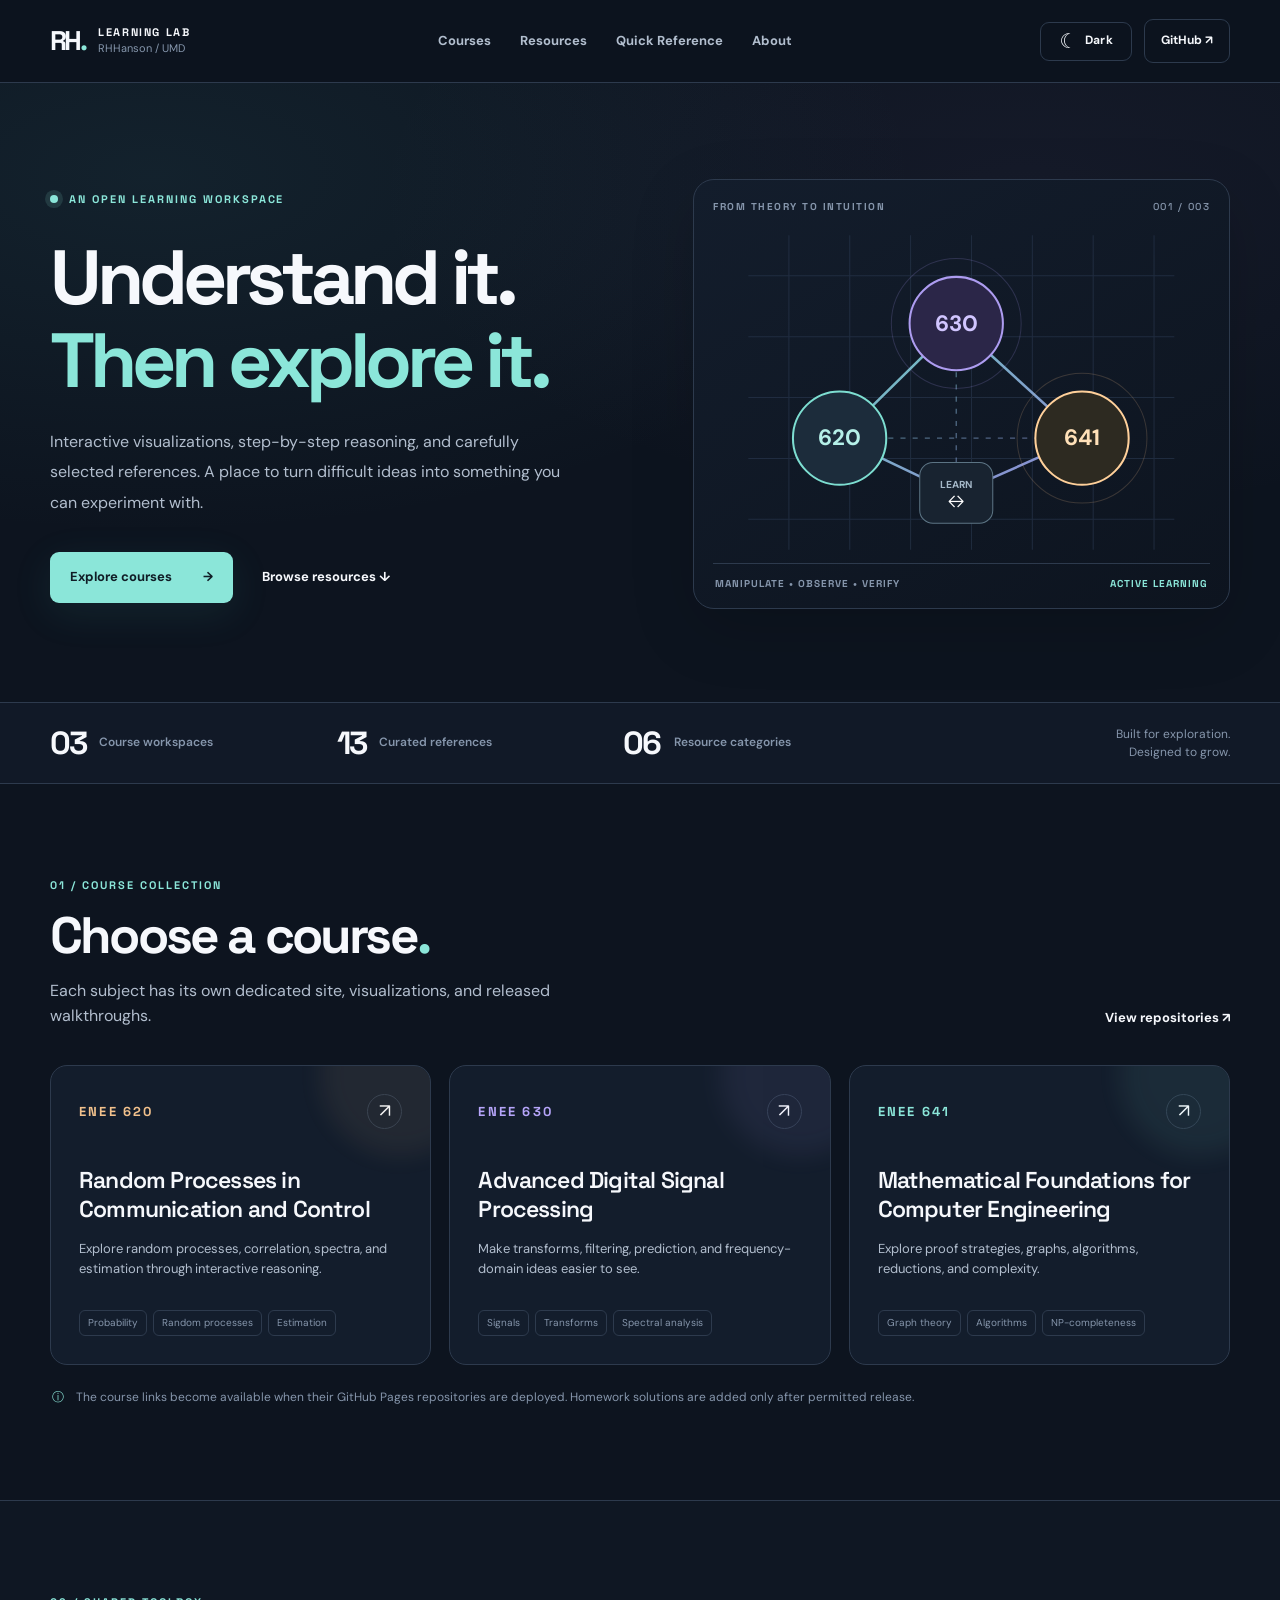
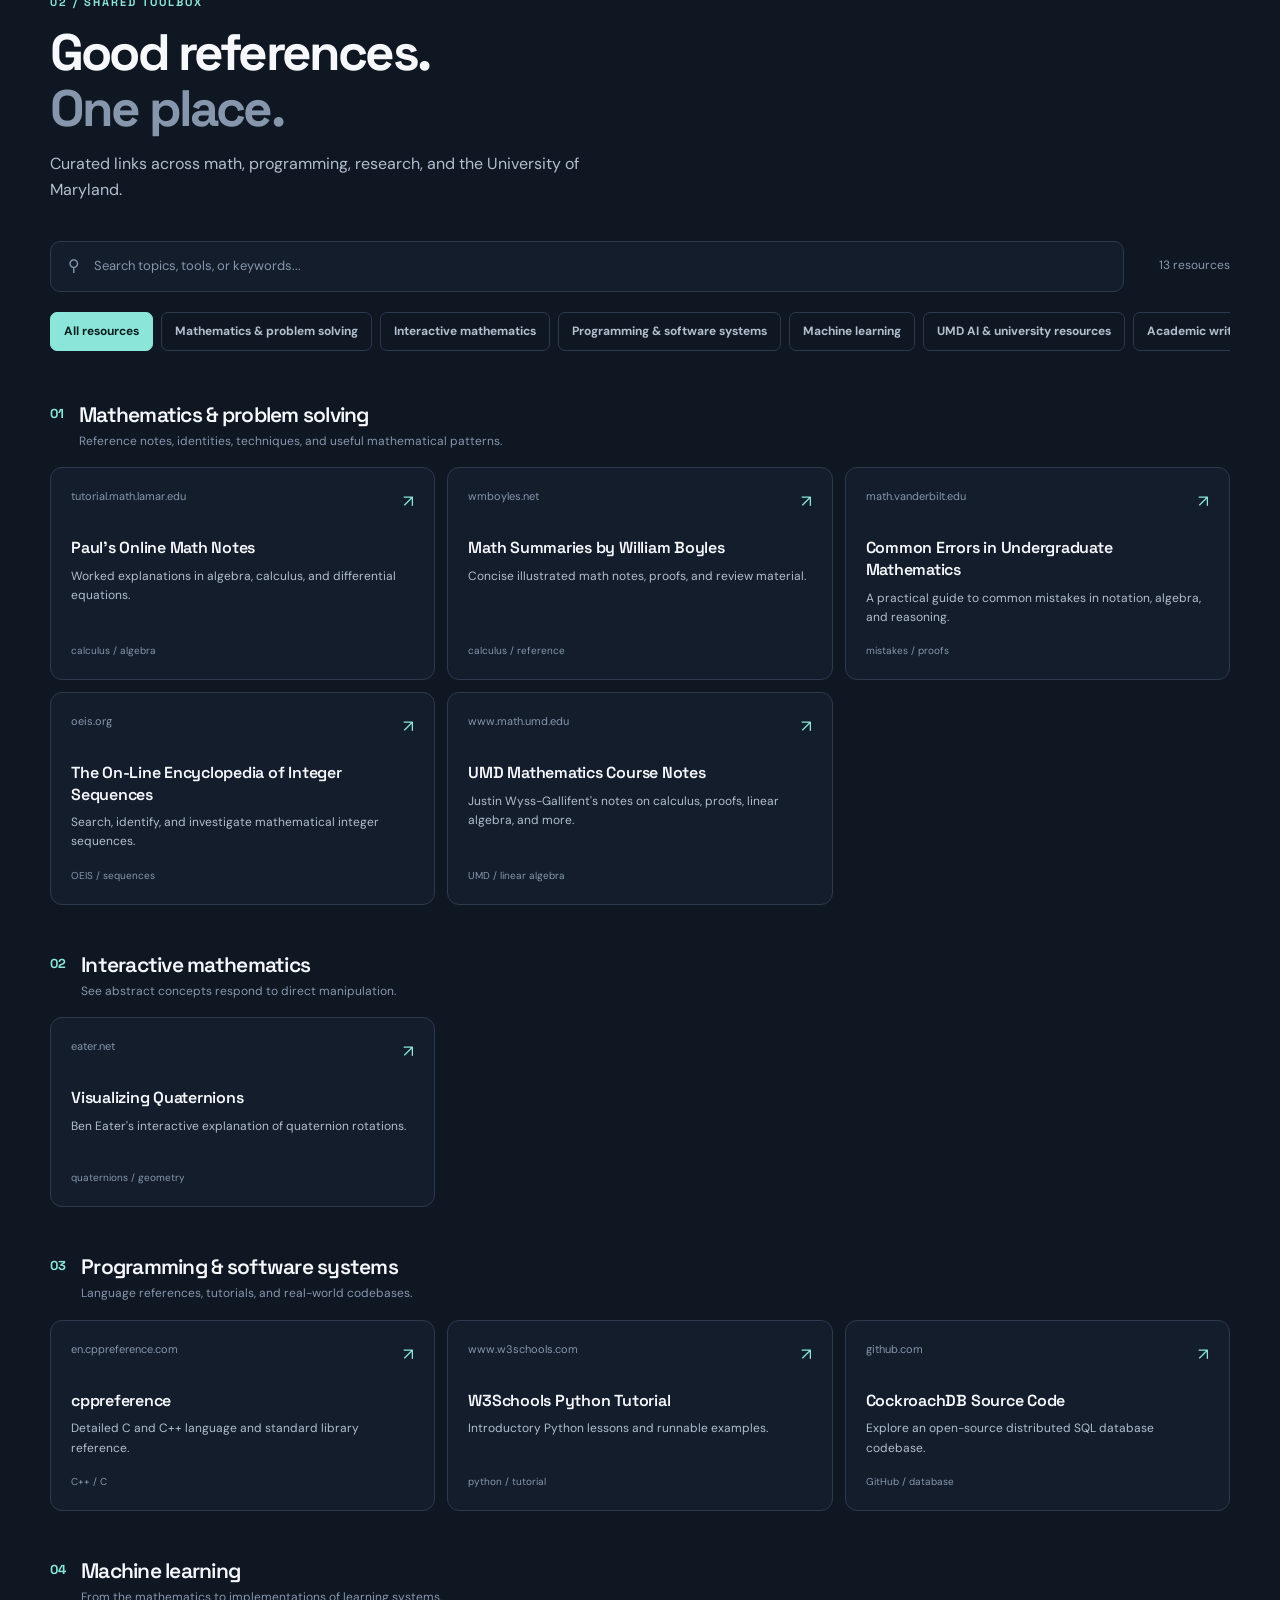
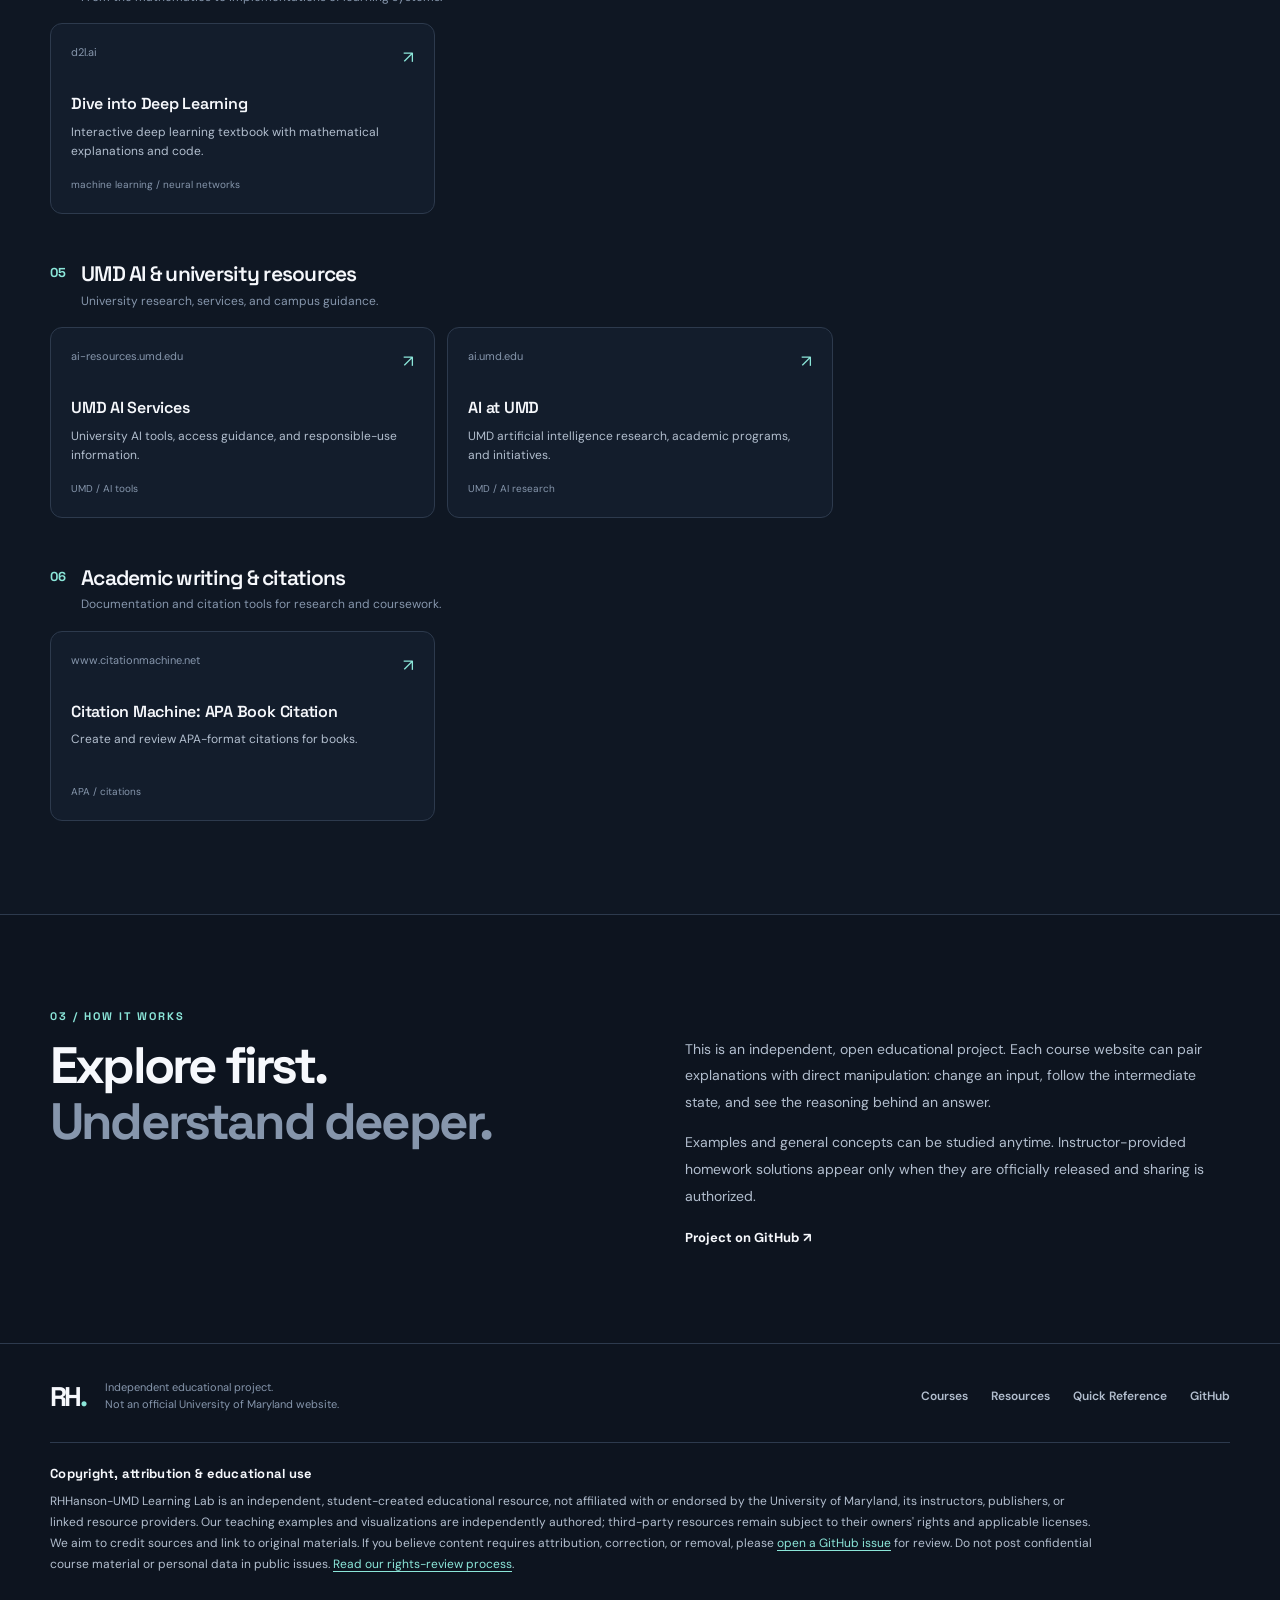
<file: site/index.html>
<!doctype html>
<html lang="en" data-theme="dark">
<head>
 <meta charset="utf-8"><meta name="viewport" content="width=device-width, initial-scale=1">
 <title>Learning Lab | RHHanson-UMD</title>
 <meta name="description" content="Interactive course visualizations, math and engineering explanations, and curated academic resources for UMD courses.">
 <link rel="icon" href="./assets/favicon.svg" type="image/svg+xml">
 <link rel="stylesheet" href="./assets/styles.css">
 <script src="./assets/app.js" defer></script>
</head>
<body>
 <a class="skip-link" href="#main">Skip to content</a>
 <header class="site-header"><div class="container nav-row">
   <a class="brand" href="./" aria-label="Learning Lab home"><span class="brand-mark">RH<span>.</span></span><span class="brand-label"><strong>LEARNING LAB</strong><small>RHHanson / UMD</small></span></a>
   <nav class="site-nav" aria-label="Primary"><a href="#courses">Courses</a><a href="#resources">Resources</a><a href="./quick-reference.html">Quick Reference</a><a href="#about">About</a></nav>
   <div class="nav-actions"><button class="theme-button" id="theme-toggle" type="button" aria-label="Switch to light theme" title="Switch to light theme" aria-pressed="true"><span class="theme-symbol" aria-hidden="true">&#9790;</span><span class="theme-label">Dark</span></button><a class="nav-github" href="https://github.com/RHHanson-UMD" target="_blank" rel="noopener noreferrer">GitHub <span aria-hidden="true">&nearr;</span></a></div>
 </div></header>
 <main id="main">
 <section class="hero"><div class="container hero-grid">
  <div class="hero-copy"><div class="eyebrow"><span class="eyebrow-dot"></span> AN OPEN LEARNING WORKSPACE</div>
   <h1>Understand it.<br><em>Then explore it.</em></h1>
   <p>Interactive visualizations, step-by-step reasoning, and carefully selected references. A place to turn difficult ideas into something you can experiment with.</p>
   <div class="hero-actions"><a class="primary-button" href="#courses">Explore courses <span aria-hidden="true">&rarr;</span></a><a class="text-link" href="#resources">Browse resources <span aria-hidden="true">&darr;</span></a></div>
  </div>
  <div class="hero-art" aria-hidden="true"><div class="art-kicker">FROM THEORY TO INTUITION <span>001 / 003</span></div>
    <svg viewBox="0 0 460 350" role="img" aria-label="Stylized nodes linking mathematics, signal processing, and algorithms">
      <defs><linearGradient id="mLine" x1="0" y1="0" x2="1" y2="1"><stop stop-color="#79ded0"/><stop offset="1" stop-color="#9a91e8"/></linearGradient></defs>
      <g stroke="#27354b" stroke-width="1" opacity=".7"><path d="M20 60H440M20 120H440M20 180H440M20 240H440M20 300H440"/><path d="M60 20V330M120 20V330M180 20V330M240 20V330M300 20V330M360 20V330M420 20V330"/></g>
      <path d="M110 220L225 107L349 220L225 275Z" stroke="url(#mLine)" stroke-width="2.5" fill="none" opacity=".9"/><path d="M110 220L349 220M225 107V275" stroke="url(#mLine)" stroke-width="1.3" stroke-dasharray="5 7" fill="none" opacity=".5"/>
      <circle cx="110" cy="220" r="46" fill="#1c2c3b" stroke="#7dded1" stroke-width="2"/><text x="110" y="227" font-size="22" text-anchor="middle" fill="#b5f0e8" font-weight="700">620</text>
      <circle cx="225" cy="107" r="46" fill="#2b2648" stroke="#ad9cf0" stroke-width="2"/><text x="225" y="114" font-size="22" text-anchor="middle" fill="#d1c5ff" font-weight="700">630</text>
      <circle cx="349" cy="220" r="46" fill="#2d2a21" stroke="#ffd09a" stroke-width="2"/><text x="349" y="227" font-size="22" text-anchor="middle" fill="#ffe0b8" font-weight="700">641</text>
      <rect x="189" y="244" width="72" height="60" rx="13" fill="#182330" stroke="#5c7484"/><text x="225" y="269" text-anchor="middle" font-size="10" fill="#a5b8c8" font-weight="700">LEARN</text><text x="225" y="288" text-anchor="middle" font-size="16" fill="#ffffff">&harr;</text>
      <circle cx="225" cy="107" r="64" fill="none" stroke="#b09ffc" opacity=".18" stroke-width="1"/><circle cx="349" cy="220" r="64" fill="none" stroke="#fbc78e" opacity=".18" stroke-width="1"/>
    </svg>
    <div class="art-footer"><span>MANIPULATE &bull; OBSERVE &bull; VERIFY</span><span class="live-mark">ACTIVE LEARNING</span></div>
  </div>
 </div></section>
 <section class="metrics"><div class="container metric-row"><div><strong>03</strong><span>Course workspaces</span></div><div><strong>13</strong><span>Curated references</span></div><div><strong>06</strong><span>Resource categories</span></div><div class="metrics-aside">Built for exploration.<br>Designed to grow.</div></div></section>
 <section class="section courses-section" id="courses"><div class="container">
   <div class="section-head"><div><div class="section-label">01 / COURSE COLLECTION</div><h2>Choose a course<span class="period">.</span></h2><p>Each subject has its own dedicated site, visualizations, and released walkthroughs.</p></div><a class="small-link" href="https://github.com/RHHanson-UMD" target="_blank" rel="noopener noreferrer">View repositories &nearr;</a></div>
   <div class="courses-grid"><!-- COURSES_BEGIN -->
<a class="course-card amber" href="https://rhhanson-umd.github.io/ENEE-620/" aria-label="Open ENEE-620 site"><div class="course-card-top"><span class="course-number">ENEE 620</span><span class="course-arrow" aria-hidden="true">&nearr;</span></div><h3>Random Processes in Communication and Control</h3><p>Explore random processes, correlation, spectra, and estimation through interactive reasoning.</p><div class="course-tags"><span class="course-tag">Probability</span><span class="course-tag">Random processes</span><span class="course-tag">Estimation</span></div></a>
<a class="course-card violet" href="https://rhhanson-umd.github.io/ENEE-630/" aria-label="Open ENEE-630 site"><div class="course-card-top"><span class="course-number">ENEE 630</span><span class="course-arrow" aria-hidden="true">&nearr;</span></div><h3>Advanced Digital Signal Processing</h3><p>Make transforms, filtering, prediction, and frequency-domain ideas easier to see.</p><div class="course-tags"><span class="course-tag">Signals</span><span class="course-tag">Transforms</span><span class="course-tag">Spectral analysis</span></div></a>
<a class="course-card mint" href="https://rhhanson-umd.github.io/ENEE-641/" aria-label="Open ENEE-641 site"><div class="course-card-top"><span class="course-number">ENEE 641</span><span class="course-arrow" aria-hidden="true">&nearr;</span></div><h3>Mathematical Foundations for Computer Engineering</h3><p>Explore proof strategies, graphs, algorithms, reductions, and complexity.</p><div class="course-tags"><span class="course-tag">Graph theory</span><span class="course-tag">Algorithms</span><span class="course-tag">NP-completeness</span></div></a>
<!-- COURSES_END --></div>
   <div class="note-row"><span aria-hidden="true">&#9432;</span> The course links become available when their GitHub Pages repositories are deployed. Homework solutions are added only after permitted release.</div>
 </div></section>
 <section class="section resources-section" id="resources"><div class="container">
   <div class="section-head"><div><div class="section-label">02 / SHARED TOOLBOX</div><h2>Good references.<br><span class="muted-heading">One place.</span></h2><p>Curated links across math, programming, research, and the University of Maryland.</p></div></div>
   <div class="resource-toolbar"><label class="search-box"><span aria-hidden="true">&#9906;</span><span class="sr-only">Search resources</span><input type="search" id="resource-search" placeholder="Search topics, tools, or keywords..." autocomplete="off"></label><div class="resource-counter" id="resource-counter" aria-live="polite">13 resources</div></div>
   <div class="filter-row" role="group" aria-label="Filter by resource category"><!-- FILTERS_BEGIN -->
<button class="filter-chip is-active" data-filter="all" aria-pressed="true">All resources</button><button class="filter-chip" data-filter="mathematics" aria-pressed="false">Mathematics &amp; problem solving</button>
<button class="filter-chip" data-filter="visualization" aria-pressed="false">Interactive mathematics</button>
<button class="filter-chip" data-filter="programming" aria-pressed="false">Programming &amp; software systems</button>
<button class="filter-chip" data-filter="machine-learning" aria-pressed="false">Machine learning</button>
<button class="filter-chip" data-filter="umd" aria-pressed="false">UMD AI &amp; university resources</button>
<button class="filter-chip" data-filter="writing" aria-pressed="false">Academic writing &amp; citations</button>
<!-- FILTERS_END --></div>
   <div class="resource-list" id="resource-list"><!-- RESOURCES_BEGIN -->
<section class="resource-group" data-category-group="mathematics" aria-labelledby="heading-mathematics"><div class="resource-group-head"><span class="group-number">01</span><div><h3 id="heading-mathematics">Mathematics &amp; problem solving</h3><p>Reference notes, identities, techniques, and useful mathematical patterns.</p></div></div><div class="resource-grid"><a class="resource-card" href="https://tutorial.math.lamar.edu/" target="_blank" rel="noopener noreferrer" data-category="mathematics" data-search="paul&#x27;s online math notes worked explanations in algebra, calculus, and differential equations. calculus algebra differential equations"><span class="resource-meta">tutorial.math.lamar.edu <span aria-hidden="true">&nearr;</span></span><strong>Paul&#x27;s Online Math Notes</strong><span class="resource-description">Worked explanations in algebra, calculus, and differential equations.</span><span class="tagline">calculus / algebra</span></a>
<a class="resource-card" href="https://wmboyles.net/projects/mathsummaries" target="_blank" rel="noopener noreferrer" data-category="mathematics" data-search="math summaries by william boyles concise illustrated math notes, proofs, and review material. calculus reference study notes"><span class="resource-meta">wmboyles.net <span aria-hidden="true">&nearr;</span></span><strong>Math Summaries by William Boyles</strong><span class="resource-description">Concise illustrated math notes, proofs, and review material.</span><span class="tagline">calculus / reference</span></a>
<a class="resource-card" href="https://math.vanderbilt.edu/schectex/commerrs/" target="_blank" rel="noopener noreferrer" data-category="mathematics" data-search="common errors in undergraduate mathematics a practical guide to common mistakes in notation, algebra, and reasoning. mistakes proofs notation"><span class="resource-meta">math.vanderbilt.edu <span aria-hidden="true">&nearr;</span></span><strong>Common Errors in Undergraduate Mathematics</strong><span class="resource-description">A practical guide to common mistakes in notation, algebra, and reasoning.</span><span class="tagline">mistakes / proofs</span></a>
<a class="resource-card" href="https://oeis.org/wiki/Main_Page" target="_blank" rel="noopener noreferrer" data-category="mathematics" data-search="the on-line encyclopedia of integer sequences search, identify, and investigate mathematical integer sequences. oeis sequences combinatorics"><span class="resource-meta">oeis.org <span aria-hidden="true">&nearr;</span></span><strong>The On-Line Encyclopedia of Integer Sequences</strong><span class="resource-description">Search, identify, and investigate mathematical integer sequences.</span><span class="tagline">OEIS / sequences</span></a>
<a class="resource-card" href="https://www.math.umd.edu/~immortal/" target="_blank" rel="noopener noreferrer" data-category="mathematics" data-search="umd mathematics course notes justin wyss-gallifent&#x27;s notes on calculus, proofs, linear algebra, and more. umd linear algebra proofs calculus"><span class="resource-meta">www.math.umd.edu <span aria-hidden="true">&nearr;</span></span><strong>UMD Mathematics Course Notes</strong><span class="resource-description">Justin Wyss-Gallifent&#x27;s notes on calculus, proofs, linear algebra, and more.</span><span class="tagline">UMD / linear algebra</span></a></div></section>
<section class="resource-group" data-category-group="visualization" aria-labelledby="heading-visualization"><div class="resource-group-head"><span class="group-number">02</span><div><h3 id="heading-visualization">Interactive mathematics</h3><p>See abstract concepts respond to direct manipulation.</p></div></div><div class="resource-grid"><a class="resource-card" href="https://eater.net/quaternions" target="_blank" rel="noopener noreferrer" data-category="visualization" data-search="visualizing quaternions ben eater&#x27;s interactive explanation of quaternion rotations. quaternions geometry rotations interactive"><span class="resource-meta">eater.net <span aria-hidden="true">&nearr;</span></span><strong>Visualizing Quaternions</strong><span class="resource-description">Ben Eater&#x27;s interactive explanation of quaternion rotations.</span><span class="tagline">quaternions / geometry</span></a></div></section>
<section class="resource-group" data-category-group="programming" aria-labelledby="heading-programming"><div class="resource-group-head"><span class="group-number">03</span><div><h3 id="heading-programming">Programming &amp; software systems</h3><p>Language references, tutorials, and real-world codebases.</p></div></div><div class="resource-grid"><a class="resource-card" href="https://en.cppreference.com/" target="_blank" rel="noopener noreferrer" data-category="programming" data-search="cppreference detailed c and c++ language and standard library reference. c++ c reference"><span class="resource-meta">en.cppreference.com <span aria-hidden="true">&nearr;</span></span><strong>cppreference</strong><span class="resource-description">Detailed C and C++ language and standard library reference.</span><span class="tagline">C++ / C</span></a>
<a class="resource-card" href="https://www.w3schools.com/python/" target="_blank" rel="noopener noreferrer" data-category="programming" data-search="w3schools python tutorial introductory python lessons and runnable examples. python tutorial programming"><span class="resource-meta">www.w3schools.com <span aria-hidden="true">&nearr;</span></span><strong>W3Schools Python Tutorial</strong><span class="resource-description">Introductory Python lessons and runnable examples.</span><span class="tagline">python / tutorial</span></a>
<a class="resource-card" href="https://github.com/cockroachdb/cockroach" target="_blank" rel="noopener noreferrer" data-category="programming" data-search="cockroachdb source code explore an open-source distributed sql database codebase. github database distributed systems go"><span class="resource-meta">github.com <span aria-hidden="true">&nearr;</span></span><strong>CockroachDB Source Code</strong><span class="resource-description">Explore an open-source distributed SQL database codebase.</span><span class="tagline">GitHub / database</span></a></div></section>
<section class="resource-group" data-category-group="machine-learning" aria-labelledby="heading-machine-learning"><div class="resource-group-head"><span class="group-number">04</span><div><h3 id="heading-machine-learning">Machine learning</h3><p>From the mathematics to implementations of learning systems.</p></div></div><div class="resource-grid"><a class="resource-card" href="https://d2l.ai/" target="_blank" rel="noopener noreferrer" data-category="machine-learning" data-search="dive into deep learning interactive deep learning textbook with mathematical explanations and code. machine learning neural networks pytorch"><span class="resource-meta">d2l.ai <span aria-hidden="true">&nearr;</span></span><strong>Dive into Deep Learning</strong><span class="resource-description">Interactive deep learning textbook with mathematical explanations and code.</span><span class="tagline">machine learning / neural networks</span></a></div></section>
<section class="resource-group" data-category-group="umd" aria-labelledby="heading-umd"><div class="resource-group-head"><span class="group-number">05</span><div><h3 id="heading-umd">UMD AI &amp; university resources</h3><p>University research, services, and campus guidance.</p></div></div><div class="resource-grid"><a class="resource-card" href="https://ai-resources.umd.edu/services.html" target="_blank" rel="noopener noreferrer" data-category="umd" data-search="umd ai services university ai tools, access guidance, and responsible-use information. umd ai tools university services"><span class="resource-meta">ai-resources.umd.edu <span aria-hidden="true">&nearr;</span></span><strong>UMD AI Services</strong><span class="resource-description">University AI tools, access guidance, and responsible-use information.</span><span class="tagline">UMD / AI tools</span></a>
<a class="resource-card" href="https://ai.umd.edu/" target="_blank" rel="noopener noreferrer" data-category="umd" data-search="ai at umd umd artificial intelligence research, academic programs, and initiatives. umd ai research academics"><span class="resource-meta">ai.umd.edu <span aria-hidden="true">&nearr;</span></span><strong>AI at UMD</strong><span class="resource-description">UMD artificial intelligence research, academic programs, and initiatives.</span><span class="tagline">UMD / AI research</span></a></div></section>
<section class="resource-group" data-category-group="writing" aria-labelledby="heading-writing"><div class="resource-group-head"><span class="group-number">06</span><div><h3 id="heading-writing">Academic writing &amp; citations</h3><p>Documentation and citation tools for research and coursework.</p></div></div><div class="resource-grid"><a class="resource-card" href="https://www.citationmachine.net/apa/cite-a-book" target="_blank" rel="noopener noreferrer" data-category="writing" data-search="citation machine: apa book citation create and review apa-format citations for books. apa citations writing references"><span class="resource-meta">www.citationmachine.net <span aria-hidden="true">&nearr;</span></span><strong>Citation Machine: APA Book Citation</strong><span class="resource-description">Create and review APA-format citations for books.</span><span class="tagline">APA / citations</span></a></div></section>
<!-- RESOURCES_END --></div>
   <p id="empty-resources" class="empty-state" hidden>No matching resources. Try a different keyword or category.</p>
 </div></section>
 <section class="section about-section" id="about"><div class="container about-grid"><div><div class="section-label">03 / HOW IT WORKS</div><h2>Explore first.<br><span class="muted-heading">Understand deeper.</span></h2></div><div class="about-text"><p>This is an independent, open educational project. Each course website can pair explanations with direct manipulation: change an input, follow the intermediate state, and see the reasoning behind an answer.</p><p>Examples and general concepts can be studied anytime. Instructor-provided homework solutions appear only when they are officially released and sharing is authorized.</p><a class="small-link" href="https://github.com/RHHanson-UMD" target="_blank" rel="noopener noreferrer">Project on GitHub &nearr;</a></div></div></section>
 </main>
 <footer><div class="container footer-row"><div class="footer-brand"><span class="brand-mark">RH<span>.</span></span><span>Independent educational project.<br>Not an official University of Maryland website.</span></div><div class="footer-links"><a href="#courses">Courses</a><a href="#resources">Resources</a><a href="./quick-reference.html">Quick Reference</a><a href="https://github.com/RHHanson-UMD" target="_blank" rel="noopener noreferrer">GitHub</a></div></div><section class="container rights-notice" aria-labelledby="rights-title">
<h2 id="rights-title">Copyright, attribution &amp; educational use</h2>
<p>RHHanson-UMD Learning Lab is an independent, student-created educational resource, not affiliated with or endorsed by the University of Maryland, its instructors, publishers, or linked resource providers. Our teaching examples and visualizations are independently authored; third-party resources remain subject to their owners' rights and applicable licenses. We aim to credit sources and link to original materials. If you believe content requires attribution, correction, or removal, please <a href="https://github.com/RHHanson-UMD/RHHanson-UMD.github.io/issues/new" target="_blank" rel="noopener noreferrer">open a GitHub issue</a> for review. Do not post confidential course material or personal data in public issues. <a href="https://github.com/RHHanson-UMD/RHHanson-UMD.github.io/blob/main/docs/RIGHTS.md" target="_blank" rel="noopener noreferrer">Read our rights-review process</a>.</p>
</section>
</footer>
</body></html>
</file>
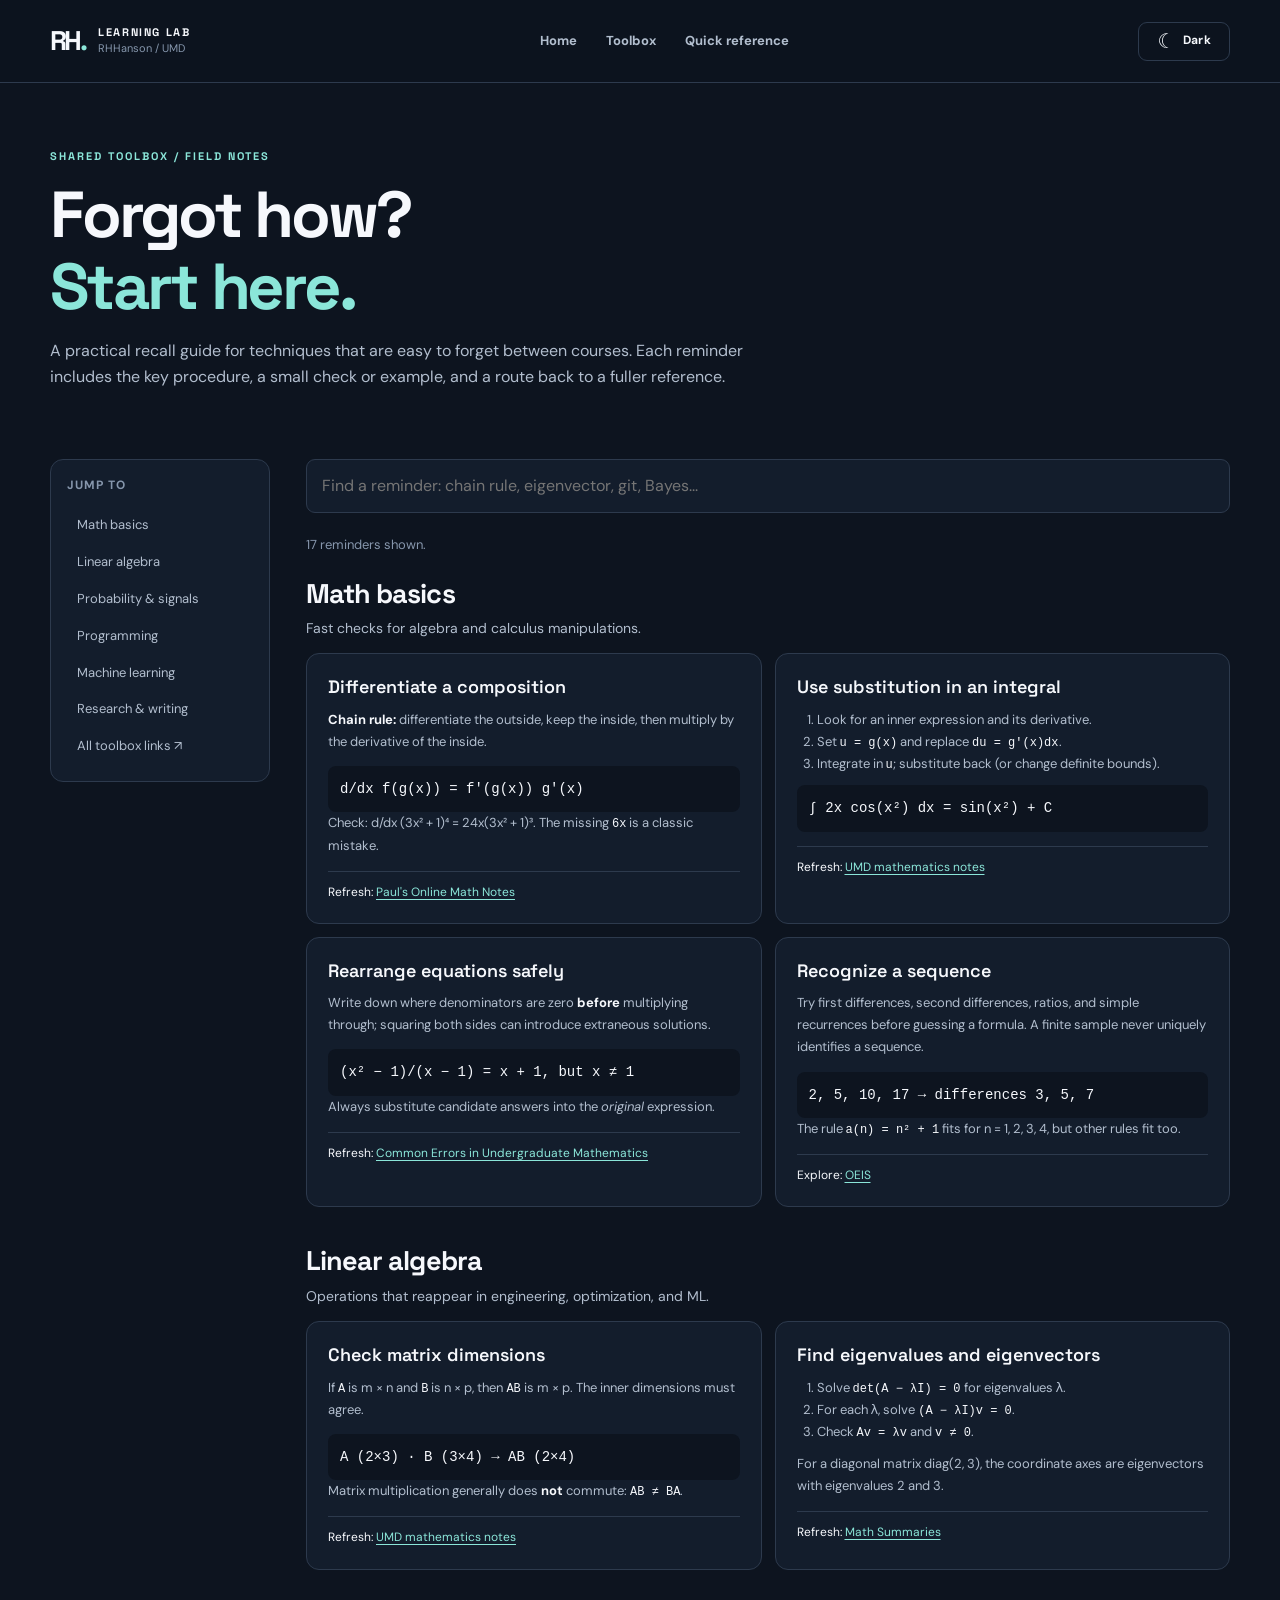
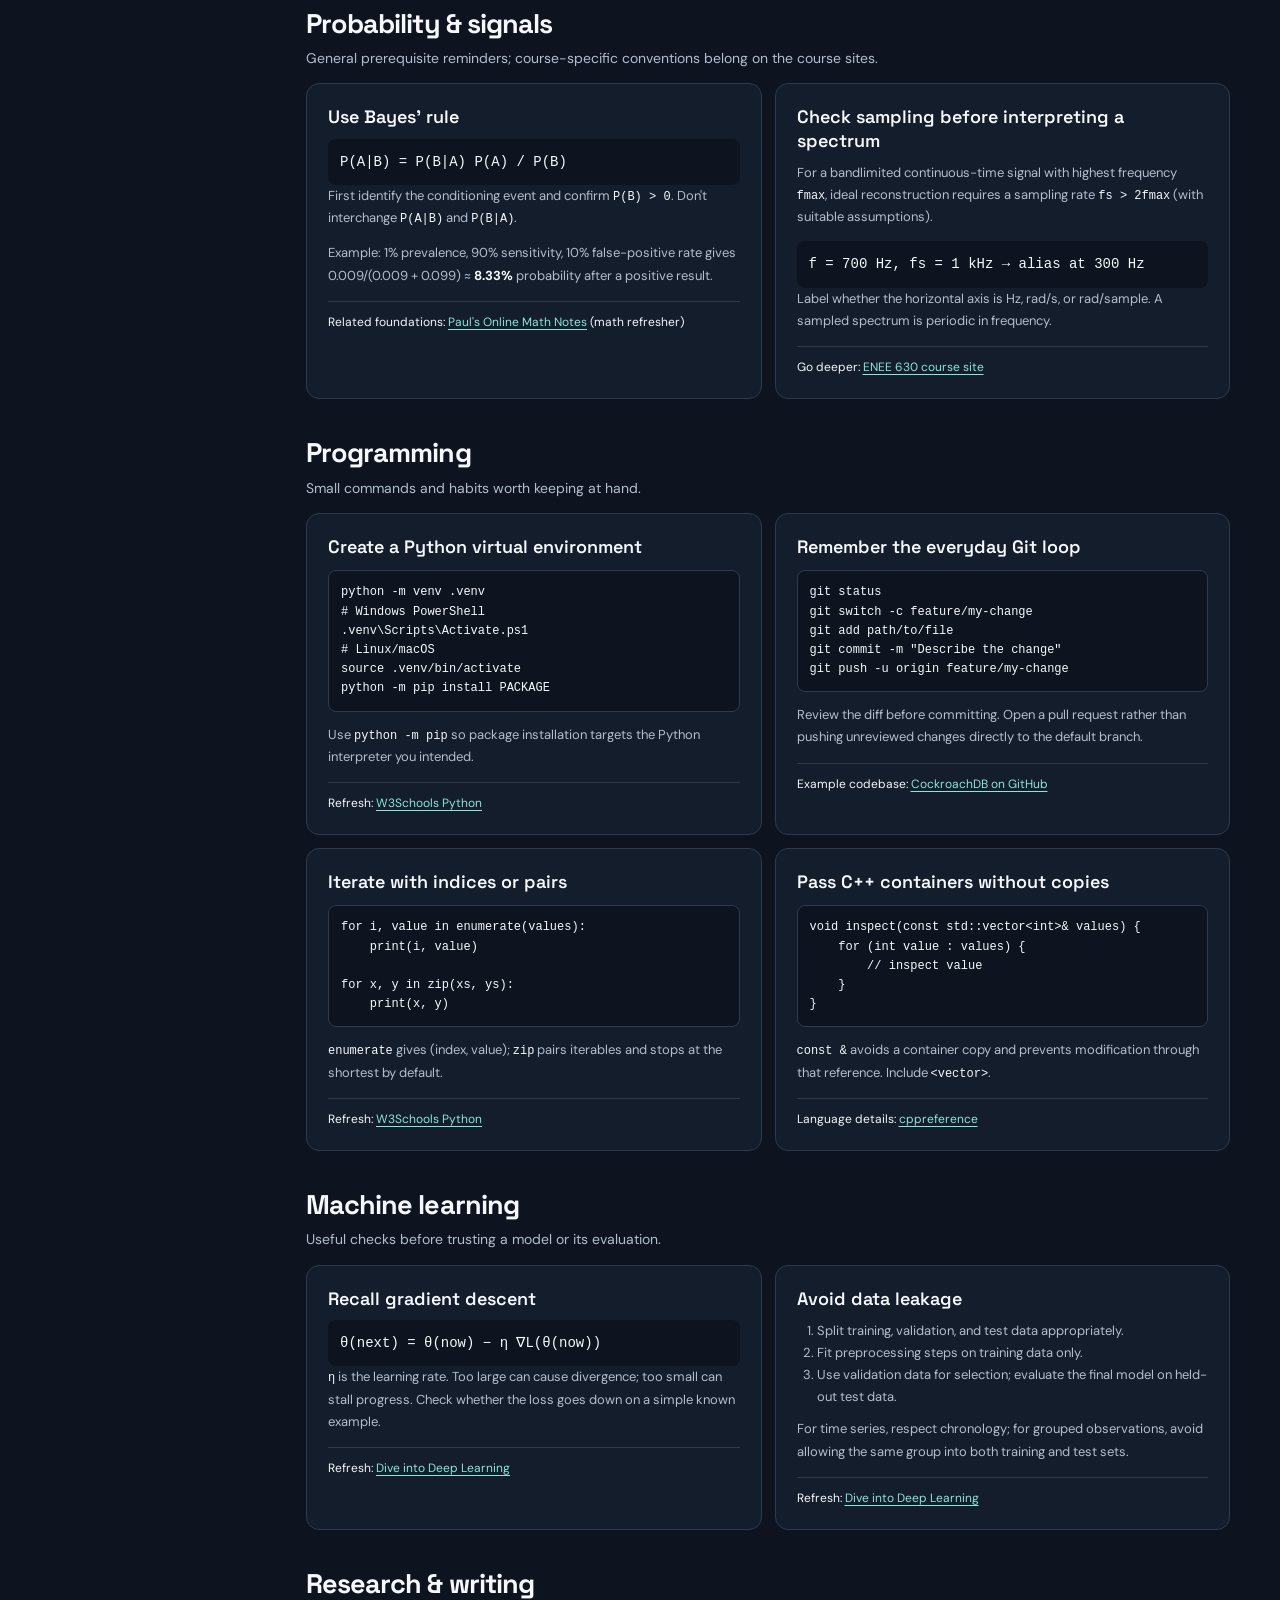
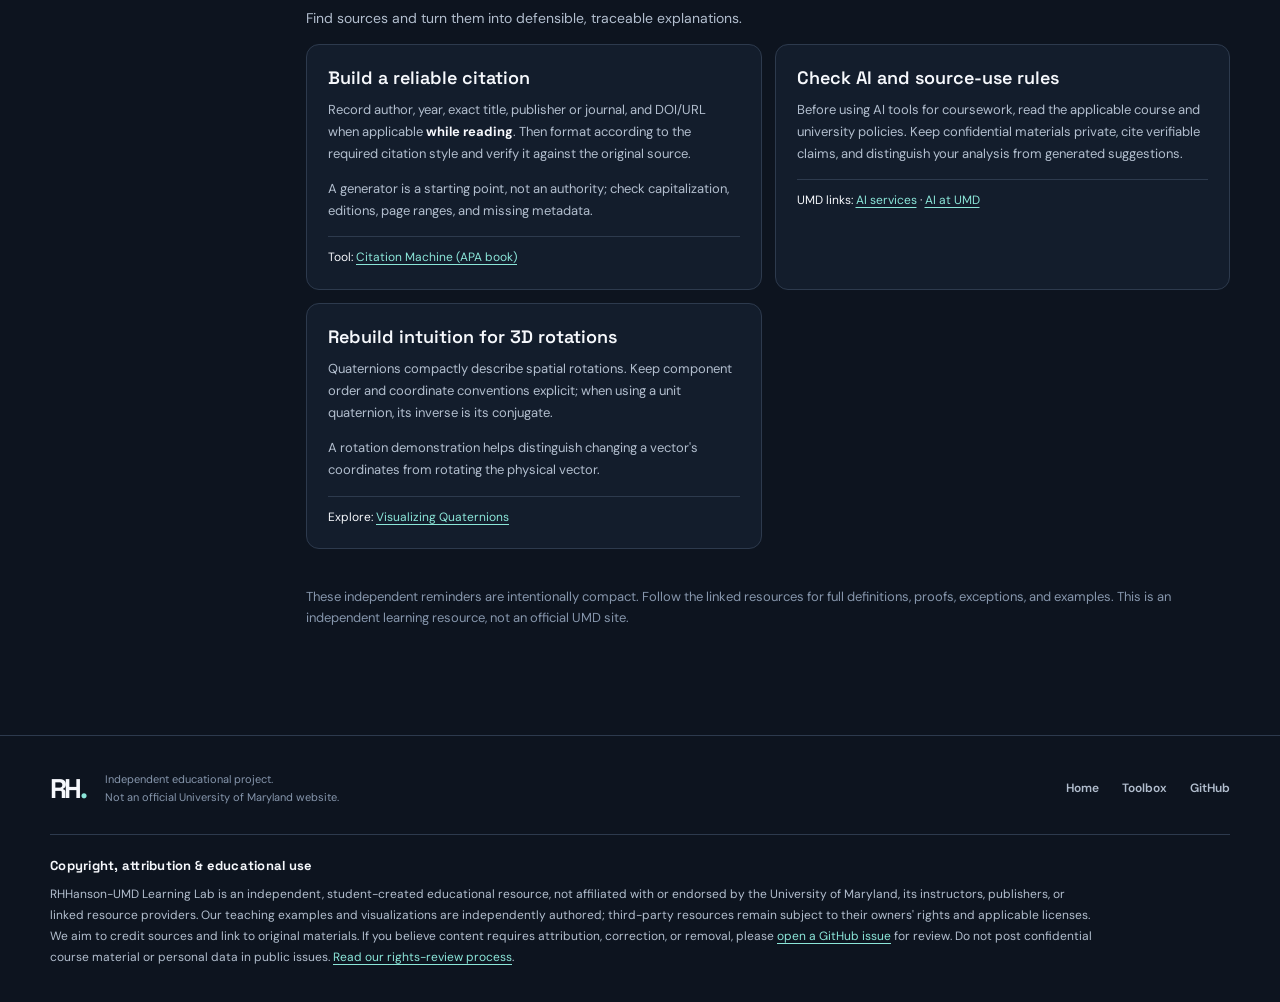
<file: site/quick-reference.html>
<!doctype html>
<html lang="en" data-theme="dark">
<head>
<meta charset="utf-8"><meta name="viewport" content="width=device-width, initial-scale=1">
<title>Quick Reference | RHHanson-UMD Learning Lab</title>
<meta name="description" content="Practical reminders for math, coding, machine learning, and academic writing, with examples and trusted references.">
<link rel="icon" href="./assets/favicon.svg" type="image/svg+xml">
<link rel="stylesheet" href="./assets/styles.css">
<style>
.reference-hero{padding:65px 0 38px}.reference-hero h1{font:700 clamp(38px,5.4vw,65px)/1.12 'Space Grotesk',sans-serif;letter-spacing:-.05em;margin:14px 0}.reference-hero p{max-width:730px;color:var(--muted)}
.reference-layout{display:grid;grid-template-columns:220px minmax(0,1fr);gap:36px;padding:16px 0 85px}
.quick-nav{position:sticky;top:112px;align-self:start;border:1px solid var(--line);border-radius:13px;padding:16px;background:var(--surface)}
.quick-nav strong{display:block;margin-bottom:12px;font-size:12px;letter-spacing:.09em;color:var(--faint);text-transform:uppercase}
.quick-nav a{display:block;padding:8px 10px;border-radius:7px;font-size:13px;color:var(--muted)}.quick-nav a:hover,.quick-nav a:focus-visible{background:var(--surface2);color:var(--mint)}
.quick-main{min-width:0}.quick-search{display:block;width:100%;background:var(--surface);color:var(--ink);border:1px solid var(--line);border-radius:9px;padding:13px 15px;margin-bottom:22px}
.quick-section{scroll-margin-top:105px;margin:0 0 38px}.quick-section>h2{font:700 27px/1.2 'Space Grotesk';letter-spacing:-.035em;margin-bottom:7px}.quick-section>p{color:var(--muted);font-size:14px}
.quick-grid{display:grid;grid-template-columns:repeat(2,minmax(0,1fr));gap:13px}
.reminder{background:var(--surface);border:1px solid var(--line);border-radius:13px;padding:21px;min-width:0}
.reminder h3{font:600 18px/1.3 'Space Grotesk';margin:0 0 10px}.reminder p,.reminder li{font-size:13px;line-height:1.7;color:var(--muted)}.reminder ul,.reminder ol{padding-left:20px;margin:10px 0}
.reminder code,.reminder pre{font:12px/1.6 ui-monospace,SFMono-Regular,Consolas,monospace}.reminder code{color:var(--ink)}.reminder pre{white-space:pre-wrap;overflow-wrap:anywhere;padding:12px;border:1px solid var(--line);background:var(--bg);border-radius:8px;color:var(--ink)}
.reminder .formula{display:block;padding:12px;background:var(--bg);border-radius:8px;font:500 14px/1.6 ui-monospace,Consolas,monospace;overflow-wrap:anywhere}
.reminder .source{border-top:1px solid var(--line);margin-top:14px;padding-top:11px;font-size:12px}.source a{color:var(--mint);text-decoration:underline;text-underline-offset:3px}.reminder strong{color:var(--ink)}
.quick-note{font-size:13px;color:var(--faint);margin-bottom:22px}.quick-empty{border:1px dashed var(--line);border-radius:12px;padding:25px;color:var(--muted)}
@media(max-width:900px){.reference-layout{grid-template-columns:1fr}.quick-nav{position:static;display:flex;flex-wrap:wrap;gap:4px}.quick-nav strong{width:100%}.quick-nav a{padding:6px 9px}}
@media(max-width:650px){.quick-grid{grid-template-columns:1fr}.reference-hero{padding:45px 0 25px}.reference-layout{padding-bottom:50px}.reminder{padding:17px}}
</style>
</head>
<body>
<a class="skip-link" href="#main">Skip to content</a>
<header class="site-header"><div class="container nav-row">
<a class="brand" href="./" aria-label="Learning Lab home"><span class="brand-mark">RH<span>.</span></span><span class="brand-label"><strong>LEARNING LAB</strong><small>RHHanson / UMD</small></span></a>
<nav class="site-nav" aria-label="Primary"><a href="./">Home</a><a href="./#resources">Toolbox</a><a href="#main">Quick reference</a></nav>
<div class="nav-actions"><button class="theme-button" id="theme-toggle" type="button" aria-label="Switch to light theme" aria-pressed="true"><span class="theme-symbol" aria-hidden="true">&#9790;</span><span class="theme-label">Dark</span></button></div>
</div></header>
<main id="main" class="container">
<section class="reference-hero"><div class="section-label">SHARED TOOLBOX / FIELD NOTES</div><h1>Forgot how?<br><em style="font-style:normal;color:var(--mint)">Start here.</em></h1><p>A practical recall guide for techniques that are easy to forget between courses. Each reminder includes the key procedure, a small check or example, and a route back to a fuller reference.</p></section>
<div class="reference-layout">
<nav class="quick-nav" aria-label="Quick reference topics"><strong>Jump to</strong><a href="#math">Math basics</a><a href="#linear">Linear algebra</a><a href="#probability">Probability &amp; signals</a><a href="#code">Programming</a><a href="#ml">Machine learning</a><a href="#writing">Research &amp; writing</a><a href="./#resources">All toolbox links ↗</a></nav>
<div class="quick-main">
<label for="quick-search" class="sr-only">Search quick reminders</label><input class="quick-search" id="quick-search" type="search" placeholder="Find a reminder: chain rule, eigenvector, git, Bayes..." autocomplete="off">
<p class="quick-note" id="quick-count" aria-live="polite">Search by topic, technique, or keyword. Examples here are original, not excerpts from the linked resources.</p>
<section class="quick-section" id="math"><h2>Math basics</h2><p>Fast checks for algebra and calculus manipulations.</p><div class="quick-grid">
<article class="reminder" data-keywords="derivative chain rule product quotient calculus"><h3>Differentiate a composition</h3><p><strong>Chain rule:</strong> differentiate the outside, keep the inside, then multiply by the derivative of the inside.</p><span class="formula">d/dx f(g(x)) = f'(g(x)) g'(x)</span><p>Check: d/dx (3x² + 1)⁴ = 24x(3x² + 1)³. The missing <code>6x</code> is a classic mistake.</p><div class="source">Refresh: <a href="https://tutorial.math.lamar.edu/" target="_blank" rel="noopener noreferrer">Paul's Online Math Notes</a></div></article>
<article class="reminder" data-keywords="integration substitution u sub integrals"><h3>Use substitution in an integral</h3><ol><li>Look for an inner expression and its derivative.</li><li>Set <code>u = g(x)</code> and replace <code>du = g'(x)dx</code>.</li><li>Integrate in <code>u</code>; substitute back (or change definite bounds).</li></ol><span class="formula">∫ 2x cos(x²) dx = sin(x²) + C</span><div class="source">Refresh: <a href="https://www.math.umd.edu/~immortal/" target="_blank" rel="noopener noreferrer">UMD mathematics notes</a></div></article>
<article class="reminder" data-keywords="algebra fractions equations denominator zero"><h3>Rearrange equations safely</h3><p>Write down where denominators are zero <strong>before</strong> multiplying through; squaring both sides can introduce extraneous solutions.</p><span class="formula">(x² − 1)/(x − 1) = x + 1, but x ≠ 1</span><p>Always substitute candidate answers into the <em>original</em> expression.</p><div class="source">Refresh: <a href="https://math.vanderbilt.edu/schectex/commerrs/" target="_blank" rel="noopener noreferrer">Common Errors in Undergraduate Mathematics</a></div></article>
<article class="reminder" data-keywords="sequences patterns oeis recurrence"><h3>Recognize a sequence</h3><p>Try first differences, second differences, ratios, and simple recurrences before guessing a formula. A finite sample never uniquely identifies a sequence.</p><span class="formula">2, 5, 10, 17 → differences 3, 5, 7</span><p>The rule <code>a(n) = n² + 1</code> fits for n = 1, 2, 3, 4, but other rules fit too.</p><div class="source">Explore: <a href="https://oeis.org/wiki/Main_Page" target="_blank" rel="noopener noreferrer">OEIS</a></div></article>
</div></section>
<section class="quick-section" id="linear"><h2>Linear algebra</h2><p>Operations that reappear in engineering, optimization, and ML.</p><div class="quick-grid">
<article class="reminder" data-keywords="matrix multiplication dimensions dot product"><h3>Check matrix dimensions</h3><p>If <code>A</code> is m × n and <code>B</code> is n × p, then <code>AB</code> is m × p. The inner dimensions must agree.</p><span class="formula">A (2×3) · B (3×4) → AB (2×4)</span><p>Matrix multiplication generally does <strong>not</strong> commute: <code>AB ≠ BA</code>.</p><div class="source">Refresh: <a href="https://www.math.umd.edu/~immortal/" target="_blank" rel="noopener noreferrer">UMD mathematics notes</a></div></article>
<article class="reminder" data-keywords="eigenvalue eigenvector characteristic polynomial"><h3>Find eigenvalues and eigenvectors</h3><ol><li>Solve <code>det(A − λI) = 0</code> for eigenvalues λ.</li><li>For each λ, solve <code>(A − λI)v = 0</code>.</li><li>Check <code>Av = λv</code> and <code>v ≠ 0</code>.</li></ol><p>For a diagonal matrix diag(2, 3), the coordinate axes are eigenvectors with eigenvalues 2 and 3.</p><div class="source">Refresh: <a href="https://wmboyles.net/projects/mathsummaries" target="_blank" rel="noopener noreferrer">Math Summaries</a></div></article>
</div></section>
<section class="quick-section" id="probability"><h2>Probability &amp; signals</h2><p>General prerequisite reminders; course-specific conventions belong on the course sites.</p><div class="quick-grid">
<article class="reminder" data-keywords="bayes conditional probability independence events"><h3>Use Bayes' rule</h3><span class="formula">P(A|B) = P(B|A) P(A) / P(B)</span><p>First identify the conditioning event and confirm <code>P(B) &gt; 0</code>. Don't interchange <code>P(A|B)</code> and <code>P(B|A)</code>.</p><p>Example: 1% prevalence, 90% sensitivity, 10% false-positive rate gives 0.009/(0.009 + 0.099) ≈ <strong>8.33%</strong> probability after a positive result.</p><div class="source">Related foundations: <a href="https://tutorial.math.lamar.edu/" target="_blank" rel="noopener noreferrer">Paul's Online Math Notes</a> (math refresher)</div></article>
<article class="reminder" data-keywords="sampling aliasing nyquist frequency fft dtft"><h3>Check sampling before interpreting a spectrum</h3><p>For a bandlimited continuous-time signal with highest frequency <code>fmax</code>, ideal reconstruction requires a sampling rate <code>fs &gt; 2fmax</code> (with suitable assumptions).</p><span class="formula">f = 700 Hz, fs = 1 kHz → alias at 300 Hz</span><p>Label whether the horizontal axis is Hz, rad/s, or rad/sample. A sampled spectrum is periodic in frequency.</p><div class="source">Go deeper: <a href="https://rhhanson-umd.github.io/ENEE-630/">ENEE 630 course site</a></div></article>
</div></section>
<section class="quick-section" id="code"><h2>Programming</h2><p>Small commands and habits worth keeping at hand.</p><div class="quick-grid">
<article class="reminder" data-keywords="python virtual environment pip venv install"><h3>Create a Python virtual environment</h3><pre><code>python -m venv .venv
# Windows PowerShell
.venv\Scripts\Activate.ps1
# Linux/macOS
source .venv/bin/activate
python -m pip install PACKAGE</code></pre><p>Use <code>python -m pip</code> so package installation targets the Python interpreter you intended.</p><div class="source">Refresh: <a href="https://www.w3schools.com/python/" target="_blank" rel="noopener noreferrer">W3Schools Python</a></div></article>
<article class="reminder" data-keywords="git commands status branch commit pull request github"><h3>Remember the everyday Git loop</h3><pre><code>git status
git switch -c feature/my-change
git add path/to/file
git commit -m "Describe the change"
git push -u origin feature/my-change</code></pre><p>Review the diff before committing. Open a pull request rather than pushing unreviewed changes directly to the default branch.</p><div class="source">Example codebase: <a href="https://github.com/cockroachdb/cockroach" target="_blank" rel="noopener noreferrer">CockroachDB on GitHub</a></div></article>
<article class="reminder" data-keywords="python iteration enumerate zip list comprehension"><h3>Iterate with indices or pairs</h3><pre><code>for i, value in enumerate(values):
    print(i, value)

for x, y in zip(xs, ys):
    print(x, y)</code></pre><p><code>enumerate</code> gives (index, value); <code>zip</code> pairs iterables and stops at the shortest by default.</p><div class="source">Refresh: <a href="https://www.w3schools.com/python/" target="_blank" rel="noopener noreferrer">W3Schools Python</a></div></article>
<article class="reminder" data-keywords="c++ vector const reference cppreference"><h3>Pass C++ containers without copies</h3><pre><code>void inspect(const std::vector&lt;int&gt;&amp; values) {
    for (int value : values) {
        // inspect value
    }
}</code></pre><p><code>const &amp;</code> avoids a container copy and prevents modification through that reference. Include <code>&lt;vector&gt;</code>.</p><div class="source">Language details: <a href="https://en.cppreference.com/" target="_blank" rel="noopener noreferrer">cppreference</a></div></article>
</div></section>
<section class="quick-section" id="ml"><h2>Machine learning</h2><p>Useful checks before trusting a model or its evaluation.</p><div class="quick-grid">
<article class="reminder" data-keywords="gradient descent learning rate optimization loss"><h3>Recall gradient descent</h3><span class="formula">θ(next) = θ(now) − η ∇L(θ(now))</span><p><code>η</code> is the learning rate. Too large can cause divergence; too small can stall progress. Check whether the loss goes down on a simple known example.</p><div class="source">Refresh: <a href="https://d2l.ai/" target="_blank" rel="noopener noreferrer">Dive into Deep Learning</a></div></article>
<article class="reminder" data-keywords="train validation test split data leakage"><h3>Avoid data leakage</h3><ol><li>Split training, validation, and test data appropriately.</li><li>Fit preprocessing steps on training data only.</li><li>Use validation data for selection; evaluate the final model on held-out test data.</li></ol><p>For time series, respect chronology; for grouped observations, avoid allowing the same group into both training and test sets.</p><div class="source">Refresh: <a href="https://d2l.ai/" target="_blank" rel="noopener noreferrer">Dive into Deep Learning</a></div></article>
</div></section>
<section class="quick-section" id="writing"><h2>Research &amp; writing</h2><p>Find sources and turn them into defensible, traceable explanations.</p><div class="quick-grid">
<article class="reminder" data-keywords="citation references apa book author date doi"><h3>Build a reliable citation</h3><p>Record author, year, exact title, publisher or journal, and DOI/URL when applicable <strong>while reading</strong>. Then format according to the required citation style and verify it against the original source.</p><p>A generator is a starting point, not an authority; check capitalization, editions, page ranges, and missing metadata.</p><div class="source">Tool: <a href="https://www.citationmachine.net/apa/cite-a-book" target="_blank" rel="noopener noreferrer">Citation Machine (APA book)</a></div></article>
<article class="reminder" data-keywords="research ai university academic integrity policy"><h3>Check AI and source-use rules</h3><p>Before using AI tools for coursework, read the applicable course and university policies. Keep confidential materials private, cite verifiable claims, and distinguish your analysis from generated suggestions.</p><div class="source">UMD links: <a href="https://ai-resources.umd.edu/services.html" target="_blank" rel="noopener noreferrer">AI services</a> · <a href="https://ai.umd.edu/" target="_blank" rel="noopener noreferrer">AI at UMD</a></div></article>
<article class="reminder" data-keywords="quaternion rotation 3d visualization geometry"><h3>Rebuild intuition for 3D rotations</h3><p>Quaternions compactly describe spatial rotations. Keep component order and coordinate conventions explicit; when using a unit quaternion, its inverse is its conjugate.</p><p>A rotation demonstration helps distinguish changing a vector's coordinates from rotating the physical vector.</p><div class="source">Explore: <a href="https://eater.net/quaternions" target="_blank" rel="noopener noreferrer">Visualizing Quaternions</a></div></article>
</div></section>
<p class="quick-empty" id="no-results" hidden>No reminders matched. Try a broader term or browse the full <a href="./#resources" style="color:var(--mint)">shared toolbox</a>.</p>
<p class="quick-note">These independent reminders are intentionally compact. Follow the linked resources for full definitions, proofs, exceptions, and examples. This is an independent learning resource, not an official UMD site.</p>
</div></div>
</main>
<footer><div class="container footer-row"><div class="footer-brand"><span class="brand-mark">RH<span>.</span></span><span>Independent educational project.<br>Not an official University of Maryland website.</span></div><div class="footer-links"><a href="./">Home</a><a href="./#resources">Toolbox</a><a href="https://github.com/RHHanson-UMD" target="_blank" rel="noopener noreferrer">GitHub</a></div></div><section class="container rights-notice" aria-labelledby="rights-title">
<h2 id="rights-title">Copyright, attribution &amp; educational use</h2>
<p>RHHanson-UMD Learning Lab is an independent, student-created educational resource, not affiliated with or endorsed by the University of Maryland, its instructors, publishers, or linked resource providers. Our teaching examples and visualizations are independently authored; third-party resources remain subject to their owners' rights and applicable licenses. We aim to credit sources and link to original materials. If you believe content requires attribution, correction, or removal, please <a href="https://github.com/RHHanson-UMD/RHHanson-UMD.github.io/issues/new" target="_blank" rel="noopener noreferrer">open a GitHub issue</a> for review. Do not post confidential course material or personal data in public issues. <a href="https://github.com/RHHanson-UMD/RHHanson-UMD.github.io/blob/main/docs/RIGHTS.md" target="_blank" rel="noopener noreferrer">Read our rights-review process</a>.</p>
</section>
</footer>
<script>
'use strict';
const root=document.documentElement, toggle=document.getElementById('theme-toggle');
let saved=null;try{saved=localStorage.getItem('learning-lab-theme')}catch{}
root.dataset.theme=saved==='light'?'light':'dark';
function updateTheme(){const dark=root.dataset.theme==='dark';toggle.querySelector('.theme-symbol').textContent=dark?'☾':'☀';toggle.querySelector('.theme-label').textContent=dark?'Dark':'Light';toggle.setAttribute('aria-label',dark?'Switch to light theme':'Switch to dark theme');toggle.setAttribute('aria-pressed',String(dark))}
updateTheme();
toggle.addEventListener('click',()=>{root.dataset.theme=root.dataset.theme==='dark'?'light':'dark';try{localStorage.setItem('learning-lab-theme',root.dataset.theme)}catch{}updateTheme()});
const search=document.getElementById('quick-search'),sections=[...document.querySelectorAll('.quick-section')],cards=[...document.querySelectorAll('.reminder')],count=document.getElementById('quick-count'),empty=document.getElementById('no-results');
function filter(){const q=search.value.trim().toLocaleLowerCase();let n=0;cards.forEach(card=>{const match=!q||(card.textContent+' '+card.dataset.keywords).toLocaleLowerCase().includes(q);card.hidden=!match;if(match)n++});sections.forEach(section=>{section.hidden=![...section.querySelectorAll('.reminder')].some(card=>!card.hidden)});empty.hidden=n!==0;count.textContent=n+' reminder'+(n===1?'':'s')+' shown.'}
search.addEventListener('input',filter);filter();
</script>
</body></html>
</file>
<file: site/assets/styles.css>
@import url('https://fonts.googleapis.com/css2?family=DM+Sans:wght@400;500;600;700&family=Space+Grotesk:wght@400;500;600;700&display=swap');
:root {color-scheme:dark;--bg:#0d141f;--surface:#131d2c;--surface2:#192537;--ink:#f6f8fc;--muted:#b2bece;--faint:#8696ac;--line:#2d3a4d;--mint:#8be6d9;--warm:#f2c18c;--violet:#b6a5fa;--cardshadow:0 20px 65px rgba(0,0,0,.15)}
[data-theme="light"] {color-scheme:light;--bg:#f7f9fd;--surface:#ffffff;--surface2:#edf2f8;--ink:#142132;--muted:#4d5e73;--faint:#64778c;--line:#dbe3ed;--mint:#13695d;--warm:#a05b16;--violet:#6453a4;--cardshadow:0 15px 55px rgba(32,53,75,.07)}
*,*::before,*::after{box-sizing:border-box}html{scroll-behavior:smooth;scroll-padding-top:92px}body{margin:0;background:var(--bg);color:var(--ink);font:16px/1.6 'DM Sans',system-ui,-apple-system,'Segoe UI',sans-serif}a{color:inherit;text-decoration:none}button,input{font:inherit}button{cursor:pointer}a:focus-visible,button:focus-visible,input:focus-visible{outline:3px solid var(--mint);outline-offset:3px}[hidden]{display:none!important}.container{width:min(1180px,calc(100% - 54px));margin:auto}.sr-only{position:absolute;clip:rect(0,0,0,0);width:1px;height:1px;overflow:hidden;white-space:nowrap}.skip-link{position:absolute;z-index:100;top:-80px;left:12px;background:var(--mint);color:#071316;padding:10px 16px;border-radius:8px}.skip-link:focus{top:12px}
.site-header{position:sticky;top:0;z-index:50;background:color-mix(in srgb,var(--bg) 91%,transparent);border-bottom:1px solid var(--line);backdrop-filter:blur(18px)}.nav-row{height:82px;display:flex;align-items:center;gap:42px}.brand{display:flex;align-items:center;gap:13px;white-space:nowrap}.brand-mark{display:inline-flex;align-items:center;letter-spacing:-.1em;font:700 27px/1 'Space Grotesk',sans-serif}.brand-mark span{color:var(--mint)}.brand-label{display:flex;flex-direction:column;line-height:1.15;gap:4px}.brand-label strong{font:700 11px/1 'Space Grotesk';letter-spacing:.15em}.brand-label small{font-size:11px;color:var(--faint)}.site-nav{display:flex;gap:29px;margin:auto}.site-nav a{font-size:13px;font-weight:700;color:var(--muted)}.site-nav a:hover,.footer-links a:hover{color:var(--mint)}.nav-actions{display:flex;align-items:center;gap:12px}.theme-button{display:grid;place-items:center;background:transparent;border:1px solid var(--line);border-radius:50%;color:var(--ink);width:39px;height:39px;font-size:20px}.nav-github{font-size:12px;font-weight:700;padding:11px 16px;border:1px solid var(--line);border-radius:9px}.nav-github:hover{border-color:var(--mint)}
.hero{position:relative;overflow:hidden;background:radial-gradient(ellipse at 12% 15%,rgba(63,134,146,.12),transparent 48%),radial-gradient(ellipse at 80% 18%,rgba(124,103,169,.08),transparent 45%)}.hero-grid{display:grid;grid-template-columns:1.04fr .96fr;align-items:center;gap:62px;padding:96px 0 93px}.eyebrow,.section-label{letter-spacing:.18em;font:700 11px/1.5 'Space Grotesk',sans-serif;color:var(--mint)}.eyebrow{display:inline-flex;align-items:center;gap:11px}.eyebrow-dot{width:8px;height:8px;background:var(--mint);border-radius:50%;box-shadow:0 0 0 5px color-mix(in srgb,var(--mint) 13%,transparent)}h1,h2,h3,p{margin-top:0}.hero h1{font:700 clamp(49px,6vw,80px)/1.08 'Space Grotesk',sans-serif;letter-spacing:-.064em;margin:25px 0}.hero h1 em{font-style:normal;color:var(--mint)}.hero-copy>p{max-width:520px;font-size:16px;line-height:1.9;color:var(--muted)}.hero-actions{display:flex;align-items:center;gap:29px;margin-top:34px}.primary-button{background:var(--mint);color:#101d26;border:1px solid transparent;font-weight:700;font-size:13px;padding:14px 19px;border-radius:9px;display:inline-flex;gap:31px;align-items:center;box-shadow:0 10px 40px rgba(65,183,178,.1)}.primary-button:hover{transform:translateY(-1px);filter:brightness(1.07)}[data-theme="light"] .primary-button{color:white;background:#13695d}.text-link,.small-link{font-weight:700;font-size:13px;color:var(--ink)}.text-link:hover,.small-link:hover{color:var(--mint)}.hero-art{background:linear-gradient(150deg,var(--surface),var(--bg));border:1px solid var(--line);border-radius:21px;box-shadow:var(--cardshadow);padding:20px 19px 10px;overflow:hidden}.art-kicker,.art-footer{display:flex;justify-content:space-between;align-items:center;gap:12px;font:700 10px/1.3 'Space Grotesk',sans-serif;letter-spacing:.15em;color:var(--faint)}.art-kicker span{font-weight:500}.hero-art svg{display:block;width:100%;height:auto;margin:2px auto -7px;max-height:355px}.art-footer{border-top:1px solid var(--line);padding:13px 2px 8px;letter-spacing:.1em}.live-mark{color:var(--mint)}
.metrics{border-top:1px solid var(--line);border-bottom:1px solid var(--line);background:color-mix(in srgb,var(--surface) 60%,var(--bg))}.metric-row{display:grid;grid-template-columns:repeat(3,1fr) 1.2fr;align-items:center;padding:22px 0;gap:20px}.metric-row>div:not(:last-child){display:flex;align-items:center;gap:13px}.metric-row strong{font:700 32px/1 'Space Grotesk';letter-spacing:-.06em}.metric-row span{font-size:12px;color:var(--faint);font-weight:600}.metrics-aside{color:var(--faint);font-size:12px;line-height:1.5;text-align:right}
.section{padding:93px 0}.section-head{display:flex;justify-content:space-between;align-items:end;gap:20px;margin-bottom:36px}.section h2{font:700 clamp(34px,4vw,55px)/1.1 'Space Grotesk';letter-spacing:-.055em;margin:14px 0}.period{color:var(--mint)}.section-head p{color:var(--muted);margin-bottom:0;max-width:540px}.small-link{white-space:nowrap}.courses-grid{display:grid;grid-template-columns:repeat(3,1fr);gap:18px}.course-card{display:flex;flex-direction:column;min-height:300px;padding:28px;border-radius:17px;background:var(--surface);border:1px solid var(--line);transition:border-color .2s,transform .2s,box-shadow .2s;position:relative;overflow:hidden}.course-card:before{content:'';position:absolute;top:-70px;right:-50px;width:160px;height:160px;border-radius:50%;background:var(--tone);opacity:.07;filter:blur(12px);pointer-events:none}.course-card:hover{transform:translateY(-4px);border-color:var(--tone);box-shadow:var(--cardshadow)}.course-card.amber{--tone:var(--warm)}.course-card.violet{--tone:var(--violet)}.course-card.mint{--tone:var(--mint)}.course-card-top{display:flex;justify-content:space-between;align-items:center;margin-bottom:37px}.course-number{font:700 13px/1 'Space Grotesk';color:var(--tone);letter-spacing:.17em}.course-arrow{width:35px;height:35px;border-radius:50%;border:1px solid var(--line);display:grid;place-items:center;font-size:19px}.course-card h3{font:600 23px/1.25 'Space Grotesk';letter-spacing:-.035em;margin:0 0 15px}.course-card p{font-size:13px;color:var(--muted);margin:0 0 20px}.course-tags{display:flex;gap:6px;flex-wrap:wrap;margin-top:auto}.course-tag{font-size:10px;padding:4px 8px;border:1px solid var(--line);border-radius:6px;color:var(--faint)}.note-row{display:flex;gap:12px;align-items:baseline;font-size:12px;color:var(--faint);padding:23px 2px 0}.note-row span{color:var(--mint)}
.resources-section{border-top:1px solid var(--line);background:color-mix(in srgb,var(--surface) 29%,var(--bg))}.muted-heading{color:var(--faint)}.resource-toolbar{display:flex;align-items:center;gap:18px;margin:38px 0 18px}.search-box{height:51px;flex:1;display:flex;gap:12px;align-items:center;padding:0 17px;border:1px solid var(--line);border-radius:10px;background:var(--surface);color:var(--faint)}.search-box:focus-within{border-color:var(--mint)}.search-box input{width:100%;background:transparent;color:var(--ink);border:0;outline:0;font-size:13px}.search-box input::placeholder{color:var(--faint)}.resource-counter{font-size:12px;min-width:88px;text-align:right;color:var(--faint)}.filter-row{display:flex;gap:8px;overflow-x:auto;white-space:nowrap;padding:2px 0 18px;scrollbar-width:thin}.filter-chip{border:1px solid var(--line);background:transparent;color:var(--muted);padding:9px 13px;border-radius:7px;font-size:12px;font-weight:700}.filter-chip:hover{border-color:var(--mint)}.filter-chip.is-active{background:var(--mint);color:#09201f;border-color:var(--mint)}[data-theme="light"] .filter-chip.is-active{color:white}.resource-list{display:grid;gap:32px;margin-top:18px}.resource-group{padding-top:14px}.resource-group-head{display:flex;align-items:start;gap:15px;margin-bottom:16px}.group-number{font:700 13px 'Space Grotesk';color:var(--mint);margin-top:4px}.resource-group h3{font:600 21px/1.3 'Space Grotesk';letter-spacing:-.035em;margin-bottom:4px}.resource-group-head p{font-size:12px;color:var(--faint);margin:0}.resource-grid{display:grid;grid-template-columns:repeat(3,1fr);gap:12px}.resource-card{display:flex;flex-direction:column;min-height:190px;padding:20px;border:1px solid var(--line);border-radius:12px;background:var(--surface);transition:border-color .2s,background .2s}.resource-card:hover{border-color:var(--mint);background:var(--surface2)}.resource-meta{display:flex;justify-content:space-between;color:var(--faint);font-size:11px;margin-bottom:22px}.resource-meta span{font-size:17px;color:var(--mint)}.resource-card strong{font:600 16px/1.35 'Space Grotesk';letter-spacing:-.015em}.resource-description{font-size:12px;line-height:1.6;color:var(--muted);margin:8px 0 16px}.tagline{font-size:10px;color:var(--faint);margin-top:auto}.empty-state{padding:45px 20px;border:1px dashed var(--line);border-radius:12px;text-align:center;color:var(--muted)}
.about-section{border-top:1px solid var(--line)}.about-grid{display:grid;grid-template-columns:1fr 1fr;gap:90px}.about-text{padding-top:28px}.about-text p{color:var(--muted);font-size:14px;line-height:1.9}.about-text .small-link{display:inline-block;margin-top:5px}footer{border-top:1px solid var(--line);padding:35px 0}.footer-row{display:flex;justify-content:space-between;align-items:center;gap:20px}.footer-brand{display:flex;align-items:center;gap:20px}.footer-brand>span:last-child{font-size:11px;color:var(--faint)}.footer-links{display:flex;gap:23px;font-size:12px;font-weight:600;color:var(--muted)}
@media(max-width:960px){.hero-grid{grid-template-columns:1fr 1fr;gap:25px}.hero h1{font-size:57px}.courses-grid{gap:12px}.course-card{padding:21px}.course-card h3{font-size:20px}.resource-grid{grid-template-columns:repeat(2,1fr)}.metric-row{grid-template-columns:repeat(3,1fr)}.metrics-aside{display:none}}
@media(max-width:700px){.container{width:min(100% - 32px,1180px)}.nav-row{height:72px;gap:12px}.brand-label{display:none}.site-nav{gap:15px;margin-left:auto}.site-nav a{font-size:12px}.nav-actions{gap:6px}.nav-github{display:none}.hero-grid{grid-template-columns:1fr;padding:63px 0 56px;gap:28px}.hero h1{font-size:clamp(44px,10vw,67px)}.hero-art{max-width:470px}.metric-row{grid-template-columns:repeat(3,1fr);gap:6px;padding:19px 0}.metric-row>div:not(:last-child){display:block}.metric-row strong{display:block;font-size:27px}.metric-row span{font-size:10px}.section{padding:65px 0}.section-head{display:block}.section-head .small-link{display:inline-block;margin-top:18px}.courses-grid{grid-template-columns:1fr}.course-card{min-height:225px}.course-card-top{margin-bottom:18px}.resource-grid{grid-template-columns:1fr}.resource-card{min-height:162px}.resource-meta{margin-bottom:14px}.about-grid{grid-template-columns:1fr;gap:0}.about-text{padding-top:10px}.footer-row{align-items:start;flex-direction:column}.resource-counter{min-width:68px}.search-box{padding:0 10px}.resource-toolbar{gap:8px}}
@media(prefers-reduced-motion:reduce){html{scroll-behavior:auto}*,*::before,*::after{transition:none!important;animation:none!important}}

/* Explicit, accessible theme switch; dark is the default for new visitors. */
.theme-button{display:inline-flex;align-items:center;justify-content:center;gap:8px;width:auto;min-width:92px;height:39px;padding:0 12px;border-radius:9px;font-size:13px;font-weight:700;white-space:nowrap}.theme-symbol{font-size:20px;line-height:1}.theme-label{font-size:12px;letter-spacing:.01em}

/* Shared visible copyright and attribution notice. */
.rights-notice{border-top:1px solid var(--line);margin-top:28px;padding-top:22px}
.rights-notice h2{font:700 13px/1.4 'Space Grotesk',sans-serif;letter-spacing:.02em;margin:0 0 8px}
.rights-notice p{font-size:12px;line-height:1.75;color:var(--muted);max-width:1050px;margin:0}
.rights-notice a{color:var(--mint);text-decoration:underline;text-underline-offset:3px}
</file>
